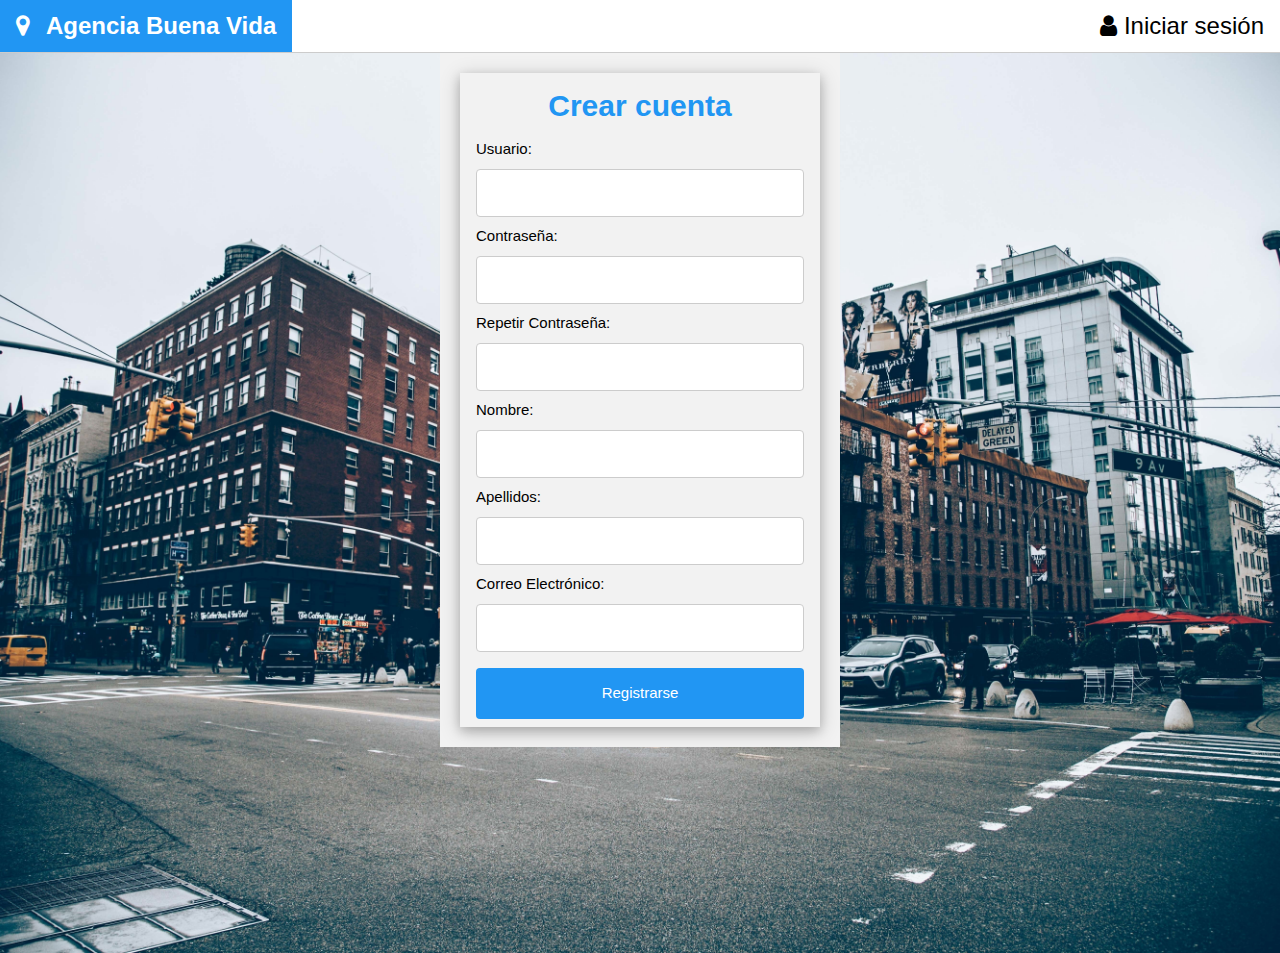
<file: src/main/webapp/CreateAccount.html>
<!DOCTYPE html>
<html>
    <head>
        <title>Crear cuenta</title>
        <meta charset="UTF-8">
        <meta name="viewport" content="width=device-width, initial-scale=1.0">
        <link rel="stylesheet" href="css/w3.css" type="text/css"/>
        <link rel="stylesheet" href="https://cdnjs.cloudflare.com/ajax/libs/font-awesome/4.7.0/css/font-awesome.min.css">
        <link rel="stylesheet" href="css/misEstilos.css" type="text/css"/>
        <style>
            .form-container input[type="text"],
            .form-container input[type="password"] {
                width: 100%;
                padding: 12px 20px;
                margin: 8px 0;
                display: inline-block;
                border: 1px solid #ccc;
                border-radius: 4px;
                box-sizing: border-box;
            }

            .form-container input[type="submit"] {
                width: 100%;
                color: white;
                padding: 14px 20px;
                margin: 8px 0;
                border: none;
                border-radius: 4px;
                cursor: pointer;
            }

            .form-container input[type="submit"]:hover {
                background-color: #45a049;
            }
        </style>
    </head>
    <body>

        <!-- Barra de navegación -->
        <div class="w3-bar w3-white w3-border-bottom w3-xlarge">
            <a href="index.html" class="w3-bar-item w3-button w3-text-black w3-hover-blue"><b><i class="fa fa-map-marker w3-margin-right"></i>Agencia Buena Vida</b></a>
            <a href="InicioSesion.html" class="w3-bar-item w3-button w3-right w3-text-black w3-hover-blue"><i class="fa fa-user"></i> Iniciar sesión</a>           
        </div>

        <header class="w3-display-container">
            <img class="w3-image" src="images/city2.jpg" alt="London" style="width: 100%; height: 100vh; object-fit: cover;"/>
            <div class="w3-container form-container w3-display-topmiddle" style="width:75%">
                <form id="form1" action="CrearCuenta" method="post" class="w3-container w3-card-4">
                    <h2 class="w3-center w3-text-blue"><strong>Crear cuenta</strong></h2>

                    <label for="usuario">Usuario:</label>
                    <input type="text" id="usuario" name="usuario" class="w3-input" required autocomplete="off">

                    <label for="password">Contraseña:</label>
                    <input type="password" id="password" name="password" class="w3-input" required autocomplete="off">

                    <label for="repit_password">Repetir Contraseña:</label>
                    <input type="password" id="repit_password" name="repit_password" class="w3-input" required autocomplete="off">

                    <label for="nombre">Nombre:</label>
                    <input type="text" id="nombre" name="nombre" class="w3-input" required autocomplete="off">

                    <label for="apellidos">Apellidos:</label>
                    <input type="text" id="apellidos" name="apellidos" class="w3-input" required autocomplete="off">

                    <label for="email">Correo Electrónico:</label>
                    <input type="text" id="email" name="email" class="w3-input" required autocomplete="off">

                    <input type="submit" value="Registrarse" class="w3-button w3-blue">
                </form>
            </div>
        </header>

        <script src="js/Script_CheckPassword.js" type="text/javascript"></script>
        <script src="js/Script_RepitPassword.js" type="text/javascript"></script>
        <script src="js/Script_CheckEmail.js" type="text/javascript"></script>
        <script src="js/Script_CheckLastName.js" type="text/javascript"></script>
        <script src="js/Script_CheckName.js" type="text/javascript"></script>
        <script src="js/Script_CheckUser.js" type="text/javascript"></script>
    </body>
</html>
</file>
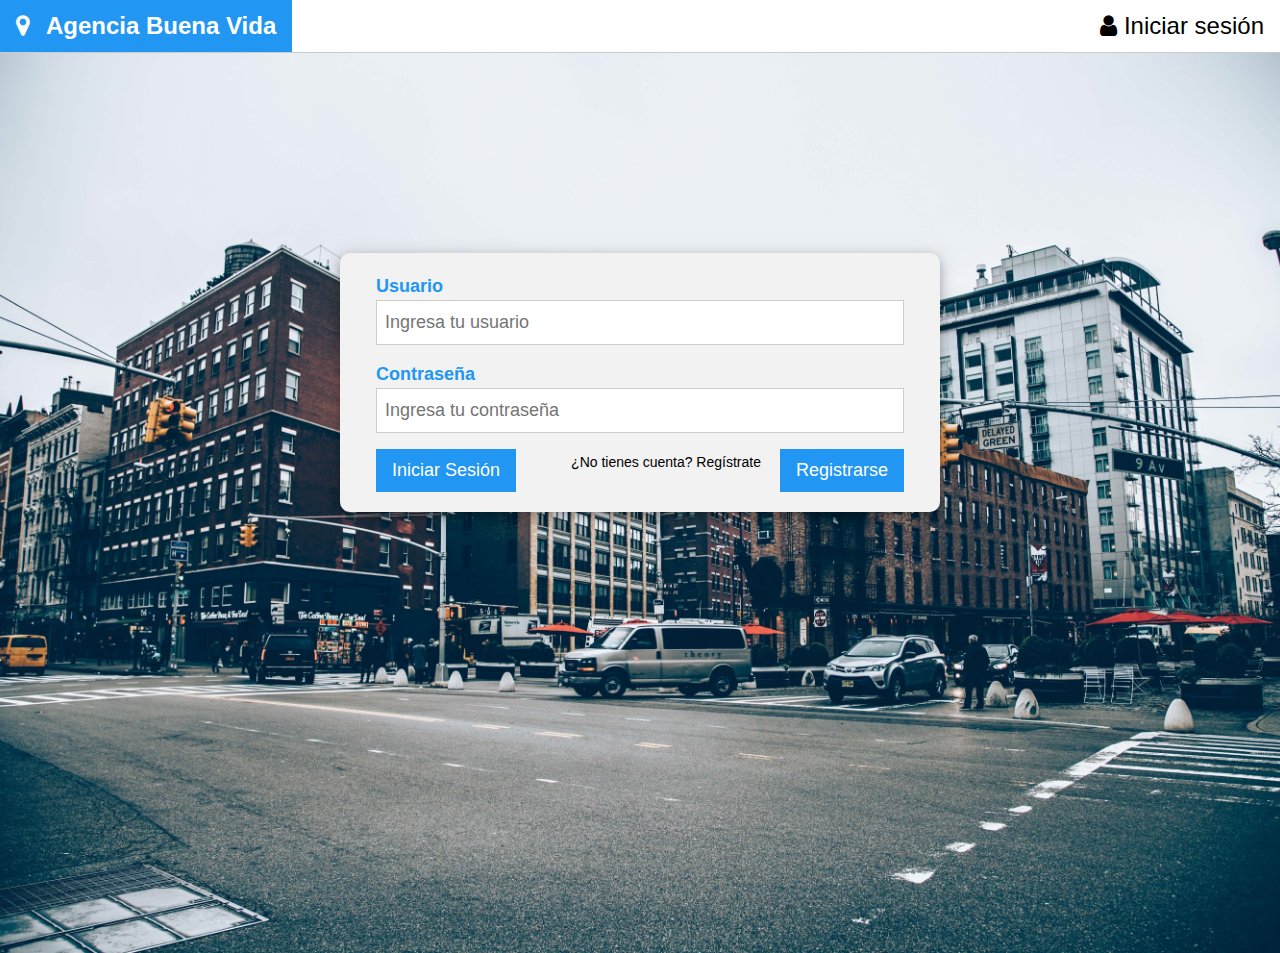
<file: src/main/webapp/InicioSesion.html>
<!DOCTYPE html>
<html lang="es">
    <head>
        <meta charset="UTF-8">
        <meta name="viewport" content="width=device-width, initial-scale=1.0">
        <title>Iniciar Sesión</title>
        <link href="css/w3.css" rel="stylesheet" type="text/css"/>
        <link rel="stylesheet" href="https://cdnjs.cloudflare.com/ajax/libs/font-awesome/4.7.0/css/font-awesome.min.css">
        <link rel="stylesheet" href="css/misEstilos.css" type="text/css"/>
        <style>
            p {
                display: inline;
                font-size: 14px;
                margin-left: 50px;

            }
            a {
                display: inline;
            }

            @media screen and (max-width: 600px) {
                p {
                    display: block;
                    margin-left: 0px;
                    margin-top: 15px;
                    margin-bottom: 0px;

                }
                a .w3-right {
                    display: block;
                    margin-left: 0px;
                    float:left!important
                }
            }
        </style>
    </head>
    <body>

        <!-- Barra de navegación -->
        <div class="w3-bar w3-white w3-border-bottom w3-xlarge">
            <a href="index.html" class="w3-bar-item w3-button w3-text-black w3-hover-blue"><b><i class="fa fa-map-marker w3-margin-right"></i>Agencia Buena Vida</b></a>
            <a href="InicioSesion.html" class="w3-bar-item w3-button w3-right w3-text-black w3-hover-blue"><i class="fa fa-user"></i> Iniciar sesión</a>           
        </div>

        <header class="w3-display-container">
            <img class="w3-image" src="images/city2.jpg" alt="London" style="width: 100%; height: 100vh; object-fit: cover;"/>
            <div class="login-container w3-card-4 w3-display-topmiddle">
                <form class="w3-container">
                    <label class="w3-text-blue"><b><strong>Usuario</strong></b></label>
                    <input id="usuario" class="w3-input w3-border w3-margin-bottom" type="text" placeholder="Ingresa tu usuario" name="usuario" required autocomplete="off">

                    <label class="w3-text-blue"><b><strong>Contraseña</strong></b></label>
                    <input id="contraseña" class="w3-input w3-border" type="password" placeholder="Ingresa tu contraseña" name="contraseña" value="" required autocomplete="off">

                    <button type="submit" class="w3-button w3-blue w3-margin-top">Iniciar Sesión</button>
                    <p>¿No tienes cuenta? Regístrate</p>
                    <a href="CreateAccount.html" class="w3-button w3-blue w3-margin-top w3-right">Registrarse</a>
                </form>
            </div>
        </header>
        <script src="js/Script_RefreshLogin.js" type="text/javascript"></script>
    </body>
</html>
</file>
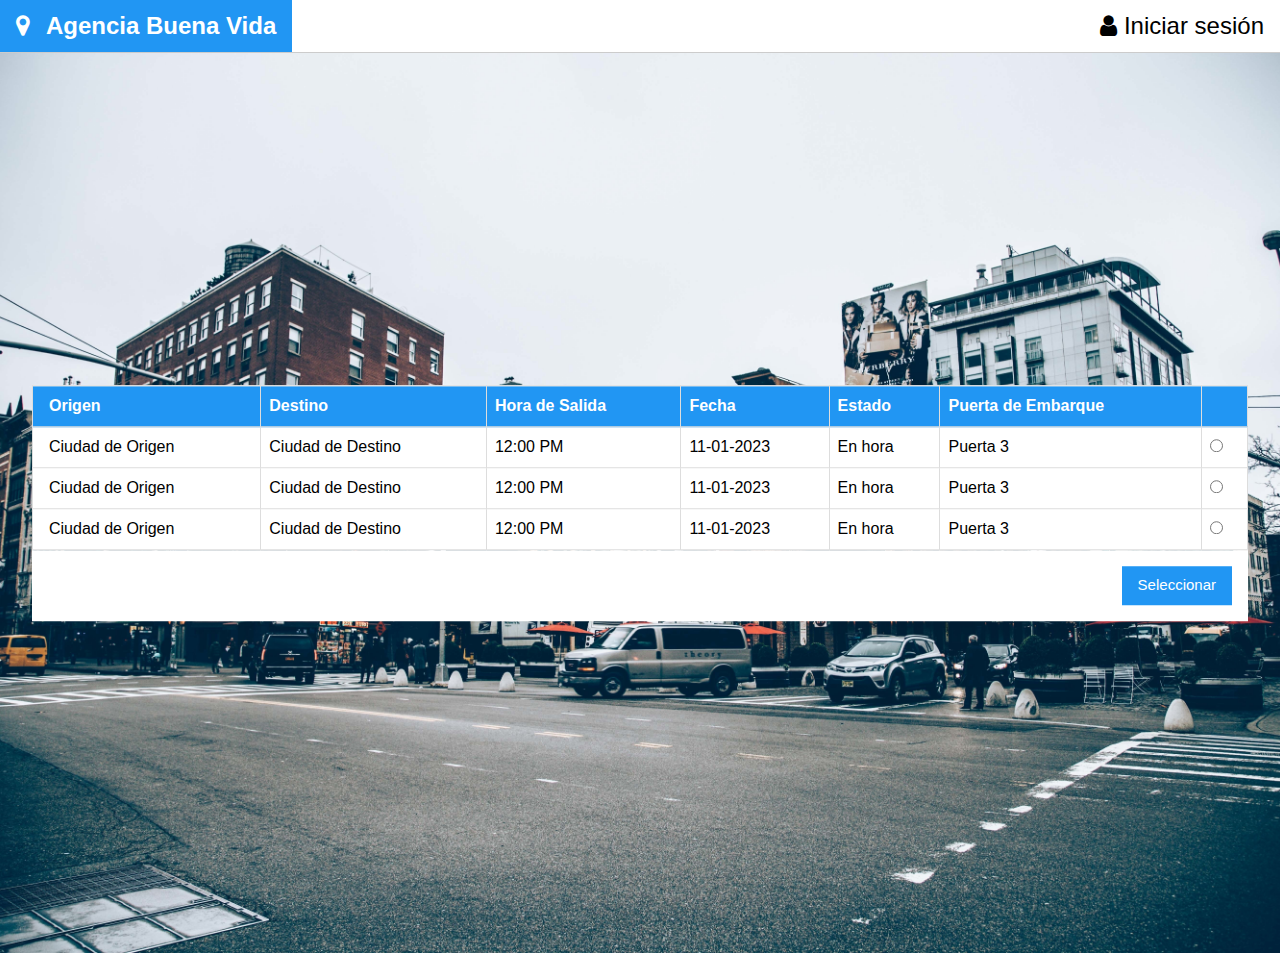
<file: src/main/webapp/Vuelos.html>
<!DOCTYPE html>
<html lang="es">
    <head>
        <title>Vuelos</title>
        <meta charset="UTF-8">
        <meta name="viewport" content="width=device-width, initial-scale=1">
        <link rel="stylesheet" href="css/w3.css" type="text/css"/>
        <link rel="stylesheet" href="https://cdnjs.cloudflare.com/ajax/libs/font-awesome/4.7.0/css/font-awesome.min.css">
        <style>
            body,h1,h2,h3,h4,h5,h6 {
                font-family: Helvetica, Arial, sans-serif
            }
            td, th {
                font-size: 16px;
                border: 0.5px groove #ddd; /* Grosor y color del borde */
                padding: 5px;
                white-space: nowrap;
            }
            table {
                width: 100%;
                border-collapse: collapse;
            }
            @media screen and (max-width: 600px) {
                header .w3-bar  {
                    display: none;
                }

                header .w3-bar.w3-blue {
                    display: block;
                }

                #vuelosMenuBtn {
                    display: block;
                }
                /* Estilo para mostrar las cabeceras en una fila */
                .table-header-row {
                    display: grid;
                    grid-template-columns: 1fr 1fr; /* Tres columnas iguales */
                    width: 100%;
                }

                /* Estilo para mostrar las columnas en filas */
                .table-row {
                    display: grid;
                    grid-template-columns: 1fr 1fr; /* Tres columnas iguales */
                    width: 100%;
                }

                /* Evitar que el texto se rompa en varias líneas */
                .table-row td, .table-header-row th {
                    white-space: nowrap;
                }
                /* Colocar los radio buttons a la derecha */
                .radio-derecha {
                    float: none;
                    display: block;
                    text-align: right;
                }
                .w3-container.w3-white.w3-padding-16 {
                    width: 100%;
                    box-sizing: border-box; /* Incluye el borde y el relleno en el ancho total */
                }
            }
        </style>
    </head>
    <body>
        <!-- Barra de navegación -->
        <div class="w3-bar w3-white w3-border-bottom w3-xlarge">
            <a href="index.html" class="w3-bar-item w3-button w3-text-black w3-hover-blue"><b><i class="fa fa-map-marker w3-margin-right"></i>Agencia Buena Vida</b></a>
            <a href="InicioSesion.html" class="w3-bar-item w3-button w3-right w3-text-black w3-hover-blue"><i class="fa fa-user"></i> Iniciar sesión</a>
        </div>

        <header class="w3-display-container">
            <img class="w3-image" src="images/city2.jpg" alt="London" style="width: 100%; height: 100vh; object-fit: cover;"/>
            <div class="w3-display-middle" style="width:95%">
                <table class="w3-table w3-bordered w3-white">
                    <thead class="table-header-row">
                        <tr class="w3-blue table-row">
                            <th><strong>Origen</strong></th>
                            <th><strong>Destino</strong></th>
                            <th><strong>Hora de Salida</strong></th>
                            <th><strong>Fecha</strong></th>
                            <th><strong>Estado</strong></th>
                            <th><strong>Puerta de Embarque</strong></th>
                            <th><strong></strong></th>
                        </tr>
                    </thead>
                    <tbody>
                        <!-- Aquí puedes insertar dinámicamente los datos de los vuelos seleccionados por el usuario -->
                        <tr class="table-row">
                            <td>Ciudad de Origen</td>
                            <td>Ciudad de Destino</td>
                            <td>12:00 PM</td>
                            <td>11-01-2023</td>
                            <td>En hora</td>
                            <td>Puerta 3</td>
                            <td class="w3-hide-large">¿Seleccionar?</td>
                            <td><input type="radio" name="seleccion" class="radio-derecha"></td>
                        </tr>
                        <tr class="table-row">
                            <td>Ciudad de Origen</td>
                            <td>Ciudad de Destino</td>
                            <td>12:00 PM</td>
                            <td>11-01-2023</td>
                            <td>En hora</td>
                            <td>Puerta 3</td>
                            <td class="w3-hide-large">¿Seleccionar?</td>
                            <td><input type="radio" name="seleccion" class="radio-derecha"></td>
                        </tr>
                        <tr class="table-row">
                            <td>Ciudad de Origen</td>
                            <td>Ciudad de Destino</td>
                            <td>12:00 PM</td>
                            <td>11-01-2023</td>
                            <td>En hora</td>
                            <td>Puerta 3</td>
                            <td class="w3-hide-large">¿Seleccionar?</td>
                            <td><input type="radio" name="seleccion" class="radio-derecha"></td>
                        </tr>
                    </tbody>
                </table>
                <div class="w3-container w3-white w3-padding-16">
                    <button class="w3-button w3-blue w3-right">Seleccionar</button>
                </div>
            </div>
        </header>
    </body>
</html>
</file>
<file: src/main/webapp/css/misEstilos.css>
body,h1,h2,h3,h4,h5,h6 {
    font-family: Helvetica, Arial, sans-serif
}
.form-container {
    max-width: 400px;
    margin: 0 auto;
    padding: 20px;
    background-color: #f2f2f2
}

.login-container {
    width: 80%;
    max-width: 600px;
    padding: 20px;
    background-color: #f2f2f2;
    margin-top: 200px;
    border-radius: 10px;
    font-size: 18px;
}
</file>
